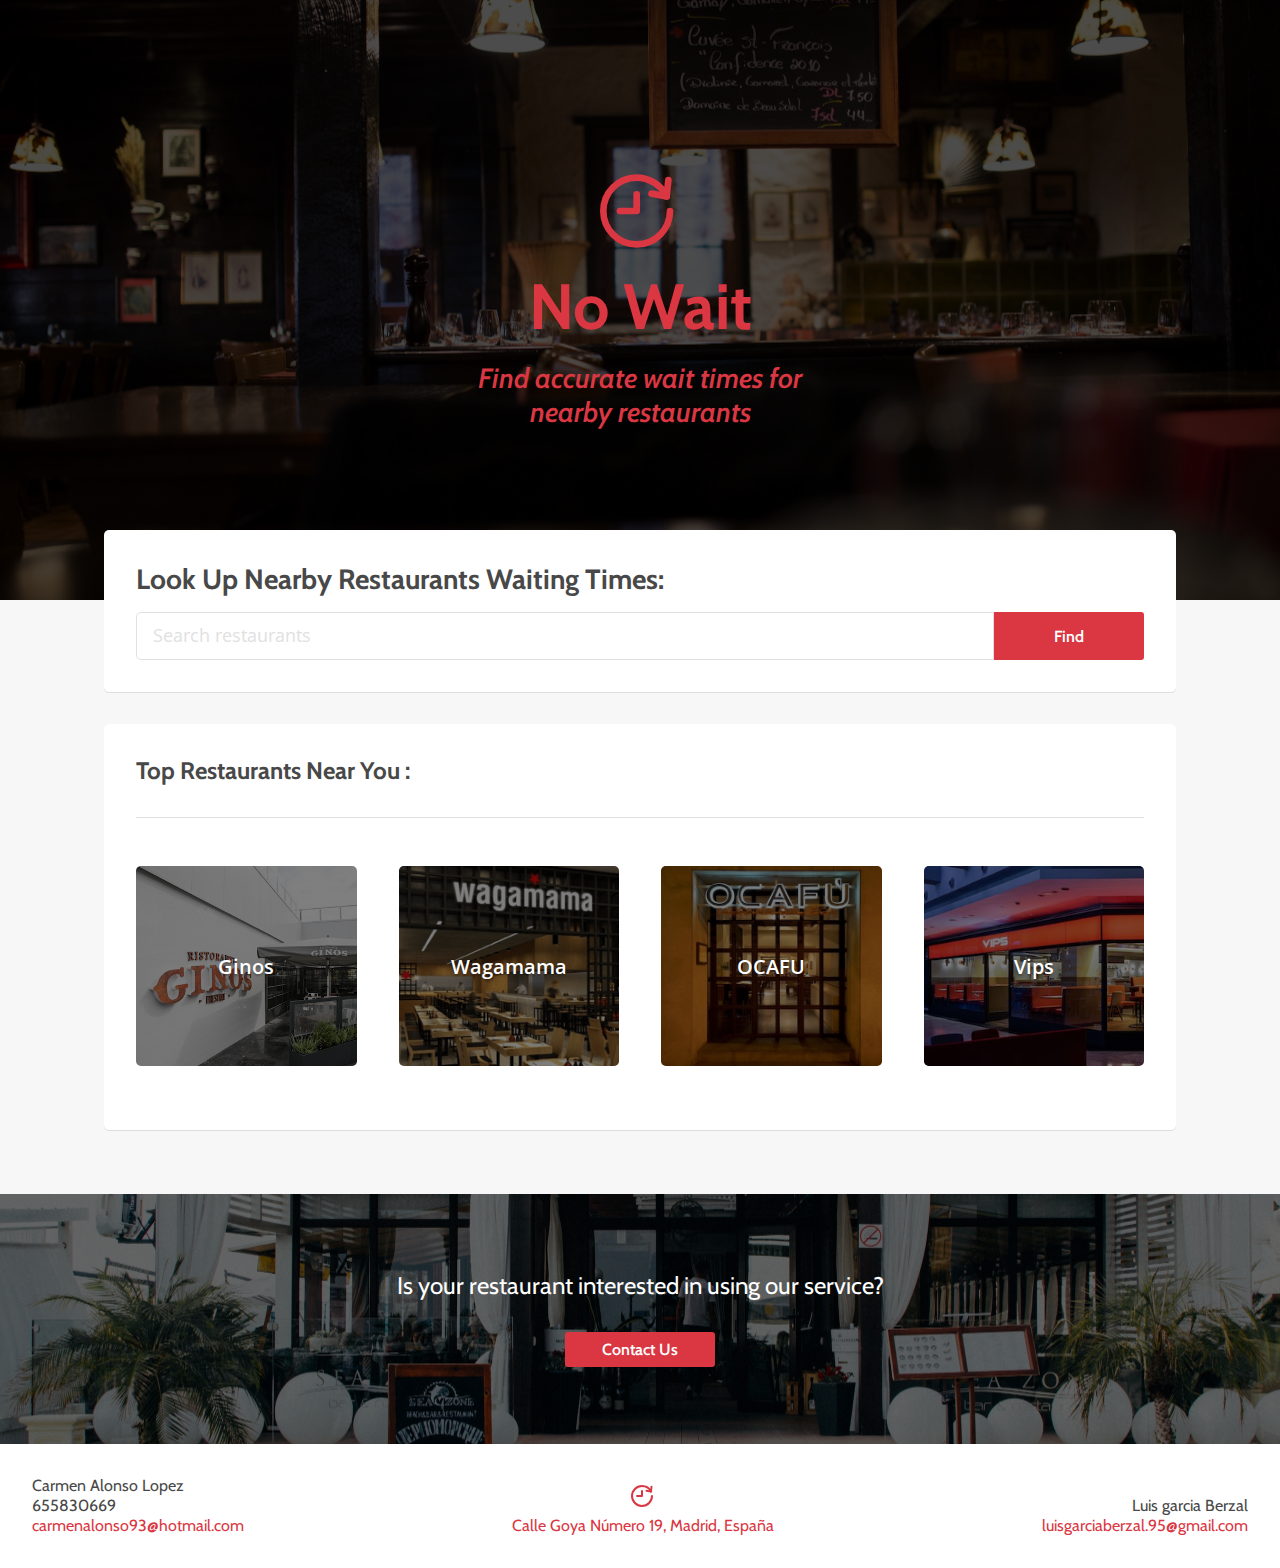
<file: docs/index.html>
<!DOCTYPE html>
<html>
<head>
    <meta charset="utf-8" />
    <meta http-equiv="X-UA-Compatible" content="IE=edge">
    <title>No Wait</title>
    <meta name="viewport" content="width=device-width, initial-scale=1">
    <link rel="stylesheet" type="text/css" href="./css/style.css"/>
    <link href="https://fonts.googleapis.com/css?family=Cabin:400,500,600,600i,700|Josefin+Sans:300,300i,400,600,600i,700|Open+Sans:400,600,700" rel="stylesheet">
    <link rel="shortcut icon" href="/favicon.ico" type="image/x-icon">
    <link rel="icon" href="/favicon.ico" type="image/x-icon">
    <!-- <script src="main.js"></script> -->
</head>
<body>

    <div class="header-container home-header-container">
        <div class="header-overlay"></div>
        <div class="header-content max-width">
            <img class="header-logo" src="./icons/logo.svg">
            <div class="header-title">No Wait</div>
            <div class="header-subtitle">Find accurate wait times for <br>nearby restaurants</div>
        </div>
    </div>

    <div class="search-container max-width page-padding">
        <div class="search-content content-padding content">
            <div class="search-title">Look up nearby restaurants waiting times:</div>
            <div class="searchinput-container">
                <input placeholder="Search restaurants">
                <div class="search-button button">Find</div>
            </div>
        </div>
    </div>

    <div class="restaurants-container max-width page-padding">
            <div class="restaurants-content content-padding content">

                <div class="restaurants-title">Top restaurants near you :</div>

                <div class="restaurants-grid-container">
                    <div class="restaurant-item restaurant-item-one" onclick="location.href = 'ginos.html'">
                        <div class="restaurant-item-overlay"></div>
                        <div class="restaurant-item-content">Ginos</div>
                    </div> 

                    <div class="restaurant-item restaurant-item-two" onclick="location.href = 'wagamama.html'">
                        <div class="restaurant-item-overlay"></div>
                        <div class="restaurant-item-content">Wagamama</div> 
                    </div> 

                    <div class="restaurant-item restaurant-item-three" onclick="location.href = 'ocafu.html'">
                        <div class="restaurant-item-overlay"></div>
                        <div class="restaurant-item-content">OCAFU</div>
                    </div> 

                    <div class="restaurant-item restaurant-item-four" onclick="location.href = 'vips.html'">
                        <div class="restaurant-item-overlay"></div>
                        <div class="restaurant-item-content">Vips</div>
                    </div> 
                    
                </div>
            </div>
    </div>

    <div class="sign-up-container">
        <div class="sign-up-overlay"></div>
        <div class="sign-up-inner-container max-width page-padding">
            <div class="sign-up-content content-padding">
                <div class="sign-up-text">Is your restaurant interested in using our service?</div>
                <a class="sign-up-button button" href="mailto:carmenalonso93@hotmail.com">Contact Us</a>
            </div>
        </div>
    </div>

    <div class="footer-container home-footer content-padding">

        <div class="text-left">Carmen Alonso Lopez<br>655830669<br><a class="red-text" href="mailto:carmenalonso93@hotmail.com">carmenalonso93@hotmail.com</a></div>
       
        <div class="text-center"><img src="./icons/logo.svg">Calle Goya Número 19, Madrid, España</div>
        <div class="text-right">Luis garcia Berzal<br><a class="red-text" href="mailto:luisgarciaberzal.95@gmail.com">luisgarciaberzal.95@gmail.com</a></div>

    </div>


</body>
</html>
</file>
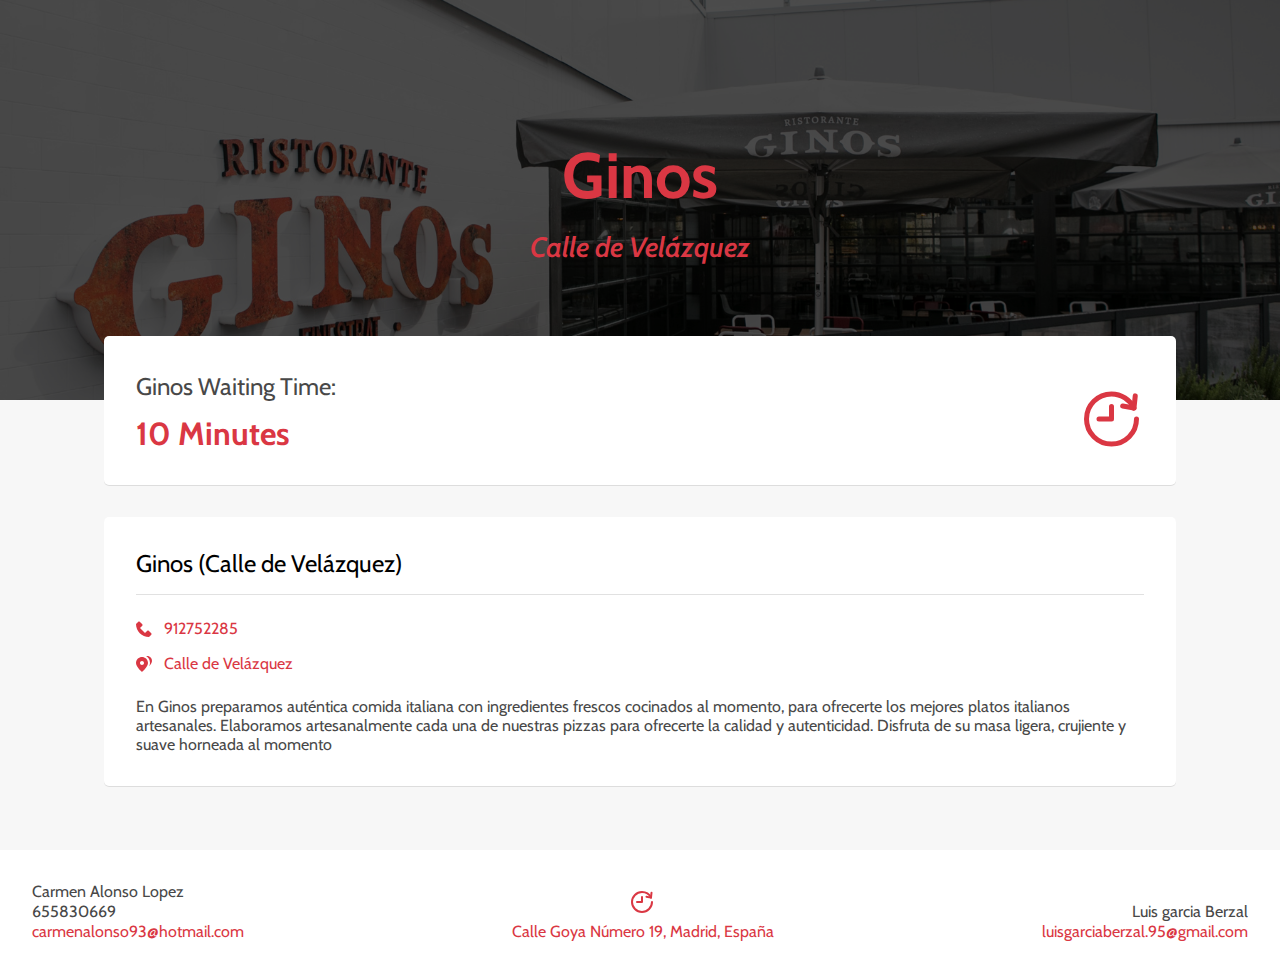
<file: docs/ginos.html>
<!DOCTYPE html>
<html>
<head>
    <meta charset="utf-8" />
    <meta http-equiv="X-UA-Compatible" content="IE=edge">
    <title>No Wait</title>
    <meta name="viewport" content="width=device-width, initial-scale=1">
    <link rel="stylesheet" type="text/css" href="./css/style.css"/>
    <link href="https://fonts.googleapis.com/css?family=Cabin:400,500,600,600i,700|Josefin+Sans:300,300i,400,600,600i,700|Open+Sans:400,600,700" rel="stylesheet">

    <!-- <script src="main.js"></script> -->
</head>
<body>

    <div class="header-container restaurant-header-container ginos-header-container">
        <div class="header-overlay"></div>
        <div class="header-content max-width">
            
            <div class="header-title">Ginos</div>
            <div class="header-subtitle">Calle de Velázquez</div>
        </div>
    </div>

    <div class="restaurant-container max-width page-padding">
            <div class="restaurant-content content-padding content">

                <div class="restaurant-waiting-container">
                    <div class="restaurant-waiting-text">
                            <div class="restaurant-waiting-title">Ginos waiting time:</div>
                            <div class="restaurant-waiting-time">10 Minutes</div>
                    </div>
                    <div class="restaurant-waiting-icon">
                        <img class="header-logo" src="./icons/logo.svg">
                    </div>
                </div>

            </div>
    </div>

    <div class="restaurant-details-container max-width page-padding">
            <div class="restaurant-details-content content-padding content">

                    <div class="restaurant-details-title">Ginos (Calle de Velázquez)</div>

                    <div class="restaurant-details-contact-container">
                            <div class="restaurant-details-contact-item">
                                    <div class="restaurant-details-contact-icon"><img src="./icons/phone.svg"></div>
                                    <a class="restaurant-details-contact-text red-text" href="tel:912752285">912752285</a>
                            </div>
                            <div class="restaurant-details-contact-item">
                                    <div class="restaurant-details-contact-icon"><img src="./icons/map.svg"></div>
                                    <a class="restaurant-details-contact-text red-text" target="_blank" href="https://www.google.es/maps/place/Ginos/@40.439782,-3.6845433,17z/data=!3m1!4b1!4m5!3m4!1s0xd4228e9feac179d:0xb045b5facff25c25!8m2!3d40.4397779!4d-3.6823546">Calle de Velázquez</a>
                            </div>
                        </div>

                    <div class="restaurant-details-text">En Ginos preparamos auténtica comida italiana con ingredientes frescos cocinados al momento, para ofrecerte los mejores platos italianos artesanales.
                            Elaboramos artesanalmente cada una de nuestras pizzas para ofrecerte la calidad y autenticidad. Disfruta de su masa ligera, crujiente y suave horneada al momento
                    </div>
            </div>
    </div>
    

    <div class="footer-container home-footer content-padding">

        <div class="text-left">Carmen Alonso Lopez<br>655830669<br><a class="red-text" href="mailto:carmenalonso93@hotmail.com">carmenalonso93@hotmail.com</a></div>
       
        <div class="text-center"><img src="./icons/logo.svg">Calle Goya Número 19, Madrid, España</div>
        <div class="text-right">Luis garcia Berzal<br><a class="red-text" href="mailto:luisgarciaberzal.95@gmail.com">luisgarciaberzal.95@gmail.com</a></div>

    </div>


</body>
</html>
</file>
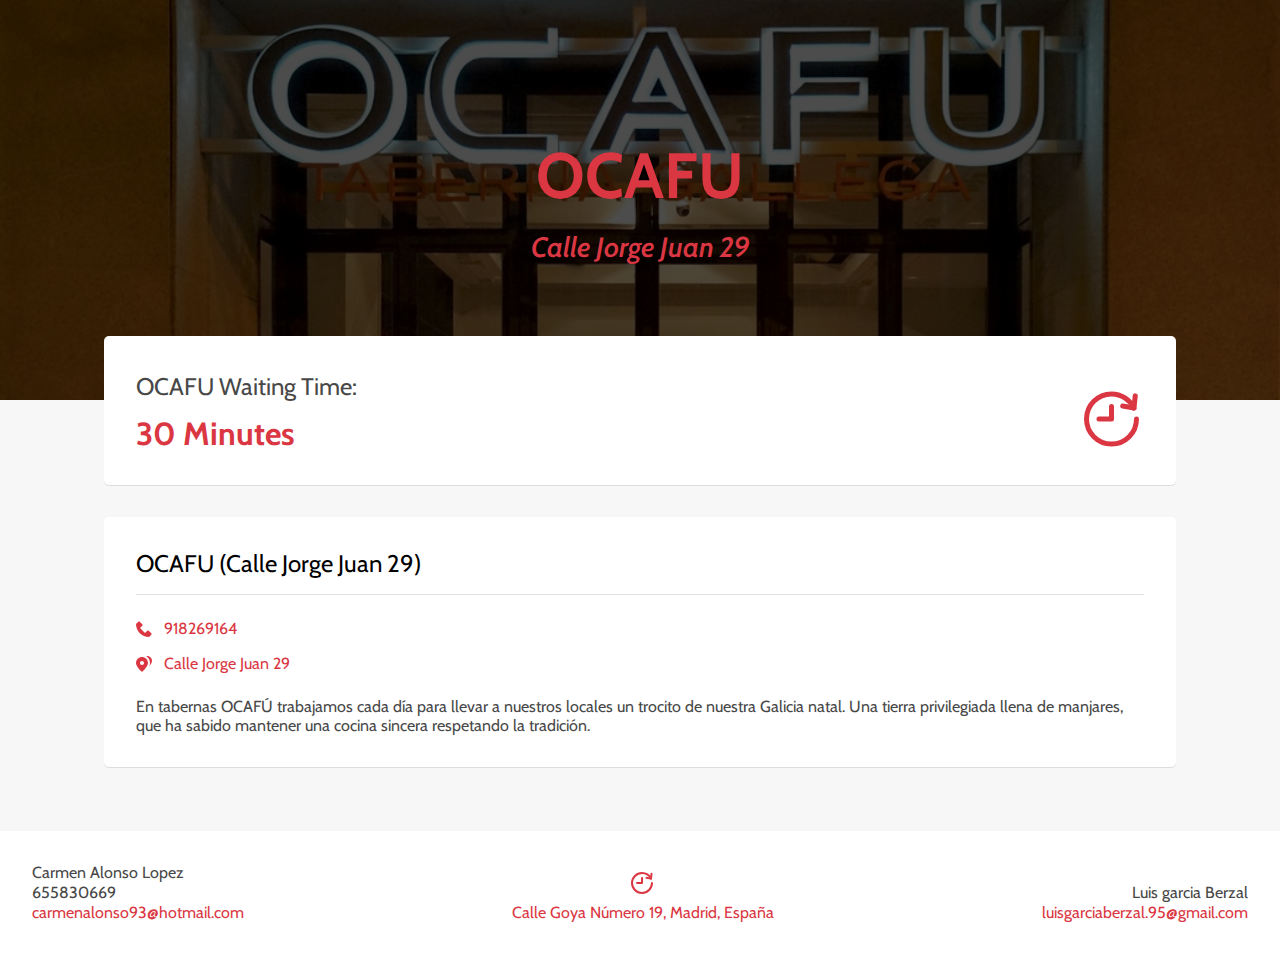
<file: docs/ocafu.html>
<!DOCTYPE html>
<html>
<head>
    <meta charset="utf-8" />
    <meta http-equiv="X-UA-Compatible" content="IE=edge">
    <title>No Wait</title>
    <meta name="viewport" content="width=device-width, initial-scale=1">
    <link rel="stylesheet" type="text/css" href="./css/style.css"/>
    <link href="https://fonts.googleapis.com/css?family=Cabin:400,500,600,600i,700|Josefin+Sans:300,300i,400,600,600i,700|Open+Sans:400,600,700" rel="stylesheet">

    <!-- <script src="main.js"></script> -->
</head>
<body>

    <div class="header-container restaurant-header-container ocafu-header-container">
        <div class="header-overlay"></div>
        <div class="header-content max-width">
            
            <div class="header-title">OCAFU</div>
            <div class="header-subtitle">Calle Jorge Juan 29</div>
        </div>
    </div>

    <div class="restaurant-container max-width page-padding">
            <div class="restaurant-content content-padding content">

                <div class="restaurant-waiting-container">
                    <div class="restaurant-waiting-text">
                            <div class="restaurant-waiting-title">OCAFU waiting time:</div>
                            <div class="restaurant-waiting-time">30 Minutes</div>
                    </div>
                    <div class="restaurant-waiting-icon">
                        <img class="header-logo" src="./icons/logo.svg">
                    </div>
                </div>

            </div>
    </div>

    <div class="restaurant-details-container max-width page-padding">
            <div class="restaurant-details-content content-padding content">

                    <div class="restaurant-details-title">OCAFU (Calle Jorge Juan 29)</div>

                    <div class="restaurant-details-contact-container">
                            <div class="restaurant-details-contact-item">
                                    <div class="restaurant-details-contact-icon"><img src="./icons/phone.svg"></div>
                                    <a class="restaurant-details-contact-text red-text" href="tel:918269164">918269164</a>
                            </div>
                            <div class="restaurant-details-contact-item">
                                    <div class="restaurant-details-contact-icon"><img src="./icons/map.svg"></div>
                                    <a class="restaurant-details-contact-text red-text" target="_blank" href="https://www.google.es/maps/place/Ocafu+Jorge+Juan/@40.4238505,-3.6858443,17z/data=!4m5!3m4!1s0xd4228954bbd5c77:0x997dfd6ecb268485!8m2!3d40.4238464!4d-3.6836556">Calle Jorge Juan 29
                                    </a>
                            </div>
                        </div>

                    <div class="restaurant-details-text">En tabernas OCAFÚ trabajamos cada día para llevar a nuestros locales un trocito de nuestra Galicia natal. Una tierra privilegiada llena de manjares, que ha sabido mantener una cocina sincera respetando la tradición.                            </div>
            </div>
    </div>
    

    <div class="footer-container home-footer content-padding">

        <div class="text-left">Carmen Alonso Lopez<br>655830669<br><a class="red-text" href="mailto:carmenalonso93@hotmail.com">carmenalonso93@hotmail.com</a></div>
       
        <div class="text-center"><img src="./icons/logo.svg">Calle Goya Número 19, Madrid, España</div>
        <div class="text-right">Luis garcia Berzal<br><a class="red-text" href="mailto:luisgarciaberzal.95@gmail.com">luisgarciaberzal.95@gmail.com</a></div>

    </div>


</body>
</html>
</file>
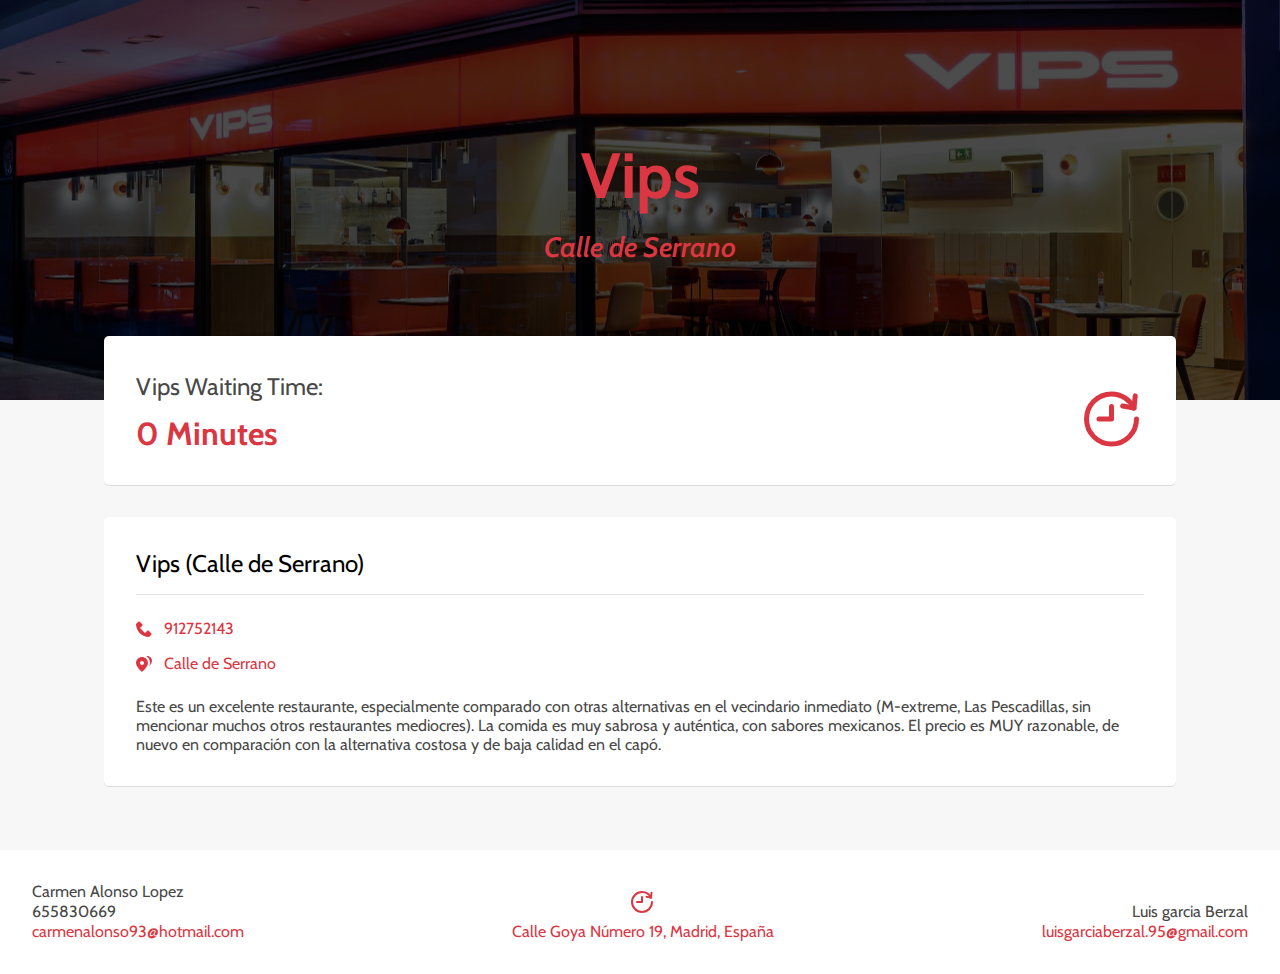
<file: docs/vips.html>
<!DOCTYPE html>
<html>
<head>
    <meta charset="utf-8" />
    <meta http-equiv="X-UA-Compatible" content="IE=edge">
    <title>No Wait</title>
    <meta name="viewport" content="width=device-width, initial-scale=1">
    <link rel="stylesheet" type="text/css" href="./css/style.css"/>
    <link href="https://fonts.googleapis.com/css?family=Cabin:400,500,600,600i,700|Josefin+Sans:300,300i,400,600,600i,700|Open+Sans:400,600,700" rel="stylesheet">

    <!-- <script src="main.js"></script> -->
</head>
<body>

    <div class="header-container restaurant-header-container vips-header-container">
        <div class="header-overlay"></div>
        <div class="header-content max-width">
            
            <div class="header-title">Vips</div>
            <div class="header-subtitle">Calle de Serrano</div>
        </div>
    </div>

    <div class="restaurant-container max-width page-padding">
            <div class="restaurant-content content-padding content">

                <div class="restaurant-waiting-container">
                    <div class="restaurant-waiting-text">
                            <div class="restaurant-waiting-title">Vips waiting time:</div>
                            <div class="restaurant-waiting-time">0 Minutes</div>
                    </div>
                    <div class="restaurant-waiting-icon">
                        <img class="header-logo" src="./icons/logo.svg">
                    </div>
                </div>

            </div>
    </div>

    <div class="restaurant-details-container max-width page-padding">
            <div class="restaurant-details-content content-padding content">

                    <div class="restaurant-details-title">Vips (Calle de Serrano)</div>

                    <div class="restaurant-details-contact-container">
                            <div class="restaurant-details-contact-item">
                                    <div class="restaurant-details-contact-icon"><img src="./icons/phone.svg"></div>
                                    <a class="restaurant-details-contact-text red-text" href="tel:912752143">912752143</a>
                            </div>
                            <div class="restaurant-details-contact-item">
                                    <div class="restaurant-details-contact-icon"><img src="./icons/map.svg"></div>
                                    <a class="restaurant-details-contact-text red-text" target="_blank" href="https://www.google.es/maps/place/Ocafu+Jorge+Juan/@40.4238505,-3.6858443,17z/data=!4m5!3m4!1s0xd4228954bbd5c77:0x997dfd6ecb268485!8m2!3d40.4238464!4d-3.6836556
                                    ">Calle de Serrano</a>
                            </div>
                        </div>

                    <div class="restaurant-details-text">
                            Este es un excelente restaurante, especialmente comparado con otras alternativas en el vecindario inmediato (M-extreme, Las Pescadillas, sin mencionar muchos otros restaurantes mediocres). La comida es muy sabrosa y auténtica, con sabores mexicanos. El precio es MUY razonable, de nuevo en comparación con la alternativa costosa y de baja calidad en el capó.</div>
            </div>
    </div>
    

    <div class="footer-container home-footer content-padding">

        <div class="text-left">Carmen Alonso Lopez<br>655830669<br><a class="red-text" href="mailto:carmenalonso93@hotmail.com">carmenalonso93@hotmail.com</a></div>
       
        <div class="text-center"><img src="./icons/logo.svg">Calle Goya Número 19, Madrid, España</div>
        <div class="text-right">Luis garcia Berzal<br><a class="red-text" href="mailto:luisgarciaberzal.95@gmail.com">luisgarciaberzal.95@gmail.com</a></div>

    </div>


</body>
</html>
</file>
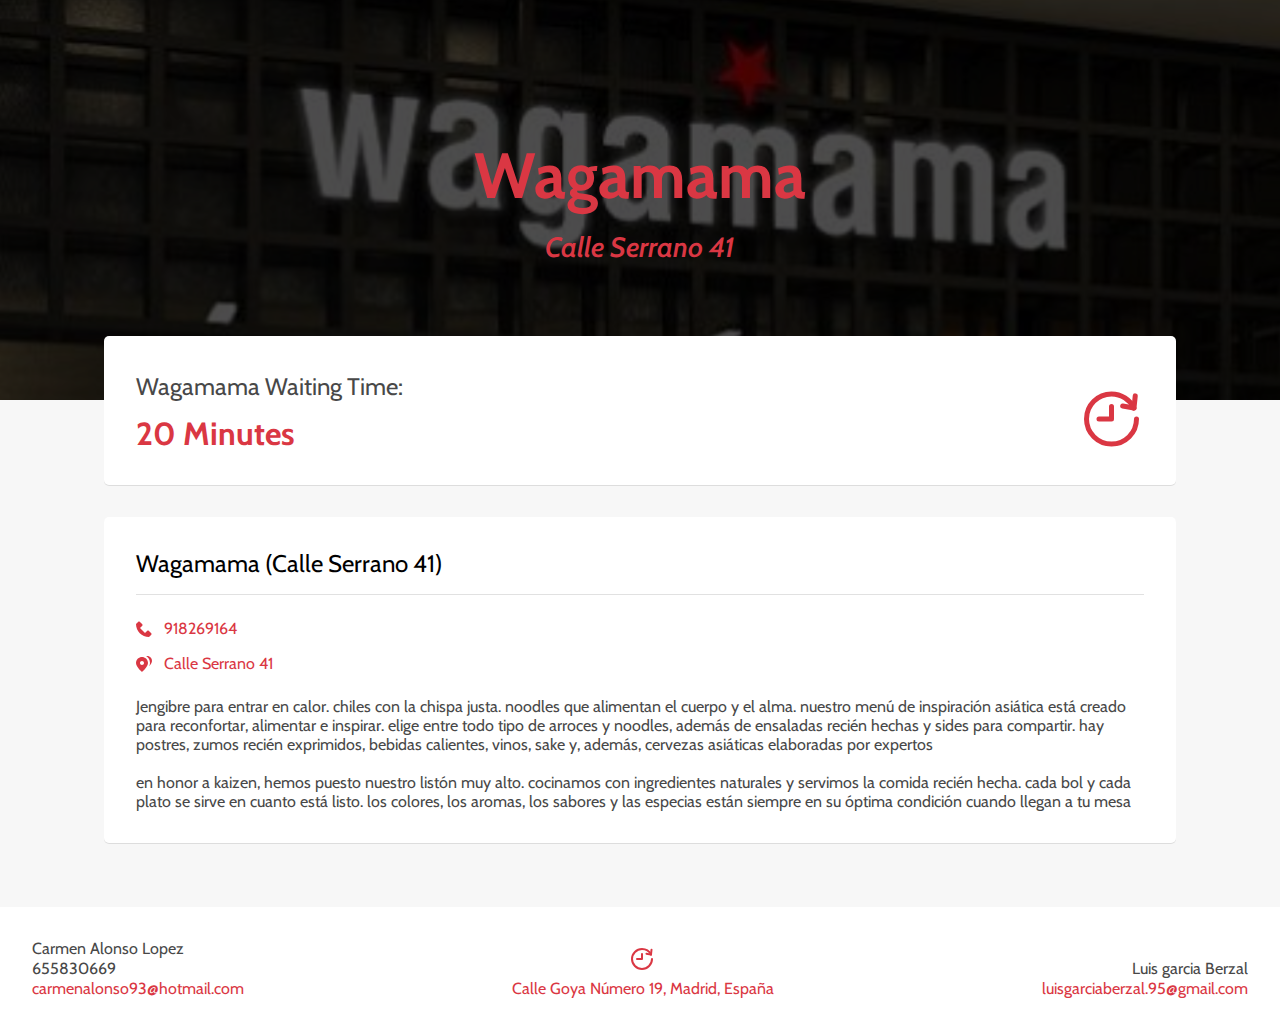
<file: docs/wagamama.html>
<!DOCTYPE html>
<html>
<head>
    <meta charset="utf-8" />
    <meta http-equiv="X-UA-Compatible" content="IE=edge">
    <title>No Wait</title>
    <meta name="viewport" content="width=device-width, initial-scale=1">
    <link rel="stylesheet" type="text/css" href="./css/style.css"/>
    <link href="https://fonts.googleapis.com/css?family=Cabin:400,500,600,600i,700|Josefin+Sans:300,300i,400,600,600i,700|Open+Sans:400,600,700" rel="stylesheet">

    <!-- <script src="main.js"></script> -->
</head>
<body>

    <div class="header-container restaurant-header-container wagamama-header-container">
        <div class="header-overlay"></div>
        <div class="header-content max-width">
            
            <div class="header-title">Wagamama</div>
            <div class="header-subtitle">Calle Serrano 41</div>
        </div>
    </div>

    <div class="restaurant-container max-width page-padding">
            <div class="restaurant-content content-padding content">

                <div class="restaurant-waiting-container">
                    <div class="restaurant-waiting-text">
                            <div class="restaurant-waiting-title">Wagamama waiting time:</div>
                            <div class="restaurant-waiting-time">20 Minutes</div>
                    </div>
                    <div class="restaurant-waiting-icon">
                        <img class="header-logo" src="./icons/logo.svg">
                    </div>
                </div>

            </div>
    </div>

    <div class="restaurant-details-container max-width page-padding">
            <div class="restaurant-details-content content-padding content">

                    <div class="restaurant-details-title">Wagamama (Calle Serrano 41)</div>

                    <div class="restaurant-details-contact-container">
                            <div class="restaurant-details-contact-item">
                                    <div class="restaurant-details-contact-icon"><img src="./icons/phone.svg"></div>
                                    <a class="restaurant-details-contact-text red-text" href="918269164">918269164</a>
                            </div>
                            <div class="restaurant-details-contact-item">
                                    <div class="restaurant-details-contact-icon"><img src="./icons/map.svg"></div>
                                    <a class="restaurant-details-contact-text red-text" target="_blank" href="https://www.google.es/maps/place/Wagamama/@40.4398174,-3.6998642,14z/data=!4m8!1m2!2m1!1swagamama!3m4!1s0xd4228ebe216aaab:0x9492951f53567157!8m2!3d40.4285686!4d-3.687443
                                    ">Calle Serrano 41</a>
                            </div>
                        </div>

                    <div class="restaurant-details-text">Jengibre para entrar en calor. chiles con la chispa justa. noodles que alimentan el cuerpo y el alma. nuestro menú de inspiración asiática está creado para reconfortar, alimentar e inspirar. elige entre todo tipo de arroces y noodles, además de ensaladas recién hechas y sides para compartir. hay postres, zumos recién exprimidos, bebidas calientes, vinos, sake y, además, cervezas asiáticas elaboradas por expertos
 <br><br>en honor a kaizen, hemos puesto nuestro listón muy alto. cocinamos con ingredientes naturales y servimos la comida recién hecha. cada bol y cada plato se sirve en cuanto está listo. los colores, los aromas, los sabores y las especias están siempre en su óptima condición cuando llegan a tu mesa</div>

                    
            </div>
    </div>
    

    <div class="footer-container home-footer content-padding">

        <div class="text-left">Carmen Alonso Lopez<br>655830669<br><a class="red-text" href="mailto:carmenalonso93@hotmail.com">carmenalonso93@hotmail.com</a></div>
       
        <div class="text-center"><img src="./icons/logo.svg">Calle Goya Número 19, Madrid, España</div>
        <div class="text-right">Luis garcia Berzal<br><a class="red-text" href="mailto:luisgarciaberzal.95@gmail.com">luisgarciaberzal.95@gmail.com</a></div>

    </div>


</body>
</html>
</file>
<file: docs/css/style.css>
* {
  box-sizing: border-box;
  font-family: 'Cabin', sans-serif;
}
body {
  margin: 0px;
  background: #f7f7f7;
}
.max-width {
  max-width: 1200px;
  margin: 0 auto;
}
.page-padding {
  padding-left: 64px;
  padding-right: 64px;
}
.content-padding {
  padding: 32px;
}
.content {
  background: #fff;
  border-radius: 5px;
  box-shadow: 0 1px 0 rgba(0,0,0,0.1);
  margin-bottom: 32px;
}
.button {
  display: flex;
  justify-content: center;
  align-items: center;
  padding: 8px 16px;
  color: #fff;
  background: #da3743;
  width: 150px;
  border-radius: 3px;
  font-weight: 600;
  text-decoration: none;
}
.red-text {
  color: #da3743;
}
.header-container {
  width: 100%;
  height: 600px;
  background-size: cover;
  background-position: center;
  position: relative;
}
.header-container .header-overlay {
  position: absolute;
  width: 100%;
  height: 100%;
  background: #000;
  opacity: 0.7;
  z-index: 1;
}
.header-container .header-content {
  position: relative;
  z-index: 2;
  display: flex;
  justify-content: center;
  align-items: center;
  flex-direction: column;
  height: 100%;
  color: #da3743;
}
.header-container .header-logo {
  width: 80px;
  height: 80px;
  margin-bottom: 16px;
}
.header-container .header-title {
  font-size: 64px;
  font-weight: 700;
}
.header-container .header-subtitle {
  font-size: 28px;
  font-style: italic;
  margin-top: 16px;
  font-weight: 600;
  text-align: center;
}
.header-container.home-header-container {
  background-image: url("../img/home-background.jpg");
}
.header-container.wagamama-header-container {
  background-image: url("../img/r2-background.png");
  background-position: 50% 0%;
}
.header-container.ginos-header-container {
  background-image: url("../img/r1-background.jpg");
}
.header-container.ocafu-header-container {
  background-image: url("../img/r3-background.jpg");
  background-position: 50% 10%;
}
.header-container.vips-header-container {
  background-image: url("../img/r4-background.jpg");
}
.search-container {
  margin-top: -70px;
  z-index: 3;
  position: relative;
}
.search-container .searchinput-container {
  display: flex;
  margin-top: 16px;
}
.search-container .search-content .search-title {
  font-size: 28px;
  color: #484848;
  font-weight: 700;
  text-transform: capitalize;
}
.search-container .search-content input {
  flex: 1;
  padding: 12px 16px;
  border-radius: 5px 0 0 5px;
  border: 1px solid #e1e1e1;
  font-size: 18px;
  font-weight: 400 !important;
}
.search-container .search-content input:focus {
  outline: none;
}
.search-container .search-content input::-webkit-input-placeholder {
  color: #e1e1e1;
  font-size: 18px;
  font-family: 'Open Sans', sans-serif;
  font-weight: 400 !important;
}
.search-container .search-content .search-button {
  border-radius: 0 3px 3px 0;
}
.restaurants-container .restaurants-title {
  padding-bottom: 32px;
  margin-bottom: 48px;
  font-size: 24px;
  color: #484848;
  font-weight: 700;
  text-transform: capitalize;
  border-bottom: 1px solid #e1e1e1;
}
.restaurants-container .restaurants-grid-container {
  display: grid;
  grid-column-gap: 42px;
  grid-row-gap: 42px;
  grid-template-columns: repeat(auto-fit, minmax(200px, 1fr));
  margin-bottom: 32px;
}
.restaurants-container .restaurants-grid-container .restaurant-item {
  position: relative;
  border-radius: 5px;
  cursor: pointer;
  text-decoration: none;
  height: 200px;
}
.restaurants-container .restaurants-grid-container .restaurant-item .restaurant-item-overlay {
  position: absolute;
  z-index: 1;
  width: 100%;
  height: 100%;
  background: #000;
  opacity: 0.5;
  border-radius: 5px;
}
.restaurants-container .restaurants-grid-container .restaurant-item .restaurant-item-content {
  position: relative;
  z-index: 2;
  height: 100%;
  color: #fff;
  display: flex;
  justify-content: center;
  align-items: center;
  font-size: 20px;
  font-family: 'Open Sans', sans-serif;
  font-weight: 600;
  text-align: center;
  text-shadow: rgba(0,0,0,0.25) 0 2px 2px;
}
.restaurants-container .restaurants-grid-container .restaurant-item.restaurant-item-one {
  background: url("../img/r1-background-small.jpg");
  background-size: cover;
}
.restaurants-container .restaurants-grid-container .restaurant-item.restaurant-item-two {
  background: url("../img/r2-background-small.png");
  background-size: cover;
}
.restaurants-container .restaurants-grid-container .restaurant-item.restaurant-item-three {
  background: url("../img/r3-background-small.jpg");
  background-size: cover;
}
.restaurants-container .restaurants-grid-container .restaurant-item.restaurant-item-four {
  background: url("../img/r4-background-small.jpg");
  background-size: cover;
}
.sign-up-container {
  height: 250px;
  background: url("../img/sign-up-background.jpg");
  background-size: cover;
  background-position: 100% 20%;
  position: relative;
  margin-top: 64px;
}
.sign-up-container .sign-up-overlay {
  position: absolute;
  z-index: 1;
  background: #000;
  opacity: 0.6;
  width: 100%;
  height: 100%;
}
.sign-up-container .sign-up-inner-container {
  position: relative;
  z-index: 2;
  display: flex;
  justify-content: center;
  align-items: center;
  height: 100%;
}
.sign-up-container .sign-up-inner-container .sign-up-content {
  display: flex;
  flex-direction: column;
  justify-content: center;
  align-items: center;
}
.sign-up-container .sign-up-inner-container .sign-up-content .sign-up-text {
  font-size: 24px;
  color: #fff;
  margin-bottom: 32px;
  text-align: center;
}
.footer-container {
  background: #fff;
  color: #484848;
  line-height: 20px;
  display: flex;
  justify-content: space-between;
  align-items: flex-end;
}
.footer-container .text-left a {
  text-decoration: none;
}
.footer-container .text-right {
  text-align: right;
}
.footer-container .text-right a {
  text-decoration: none;
}
.footer-container .text-center {
  display: flex;
  flex-direction: column;
  align-items: center;
  color: #da3743;
}
.footer-container .text-center img {
  margin-bottom: 8px;
}
.restaurant-container {
  margin-top: -64px;
  margin-bottom: 32px;
  position: relative;
  z-index: 2;
}
.restaurant-container .restaurant-waiting-container {
  display: flex;
  justify-content: space-between;
  align-items: flex-end;
}
.restaurant-container .restaurant-waiting-container .restaurant-waiting-title {
  color: #484848;
  font-size: 32px;
  margin-bottom: 16px;
  line-height: 38px;
  text-transform: capitalize;
}
.restaurant-container .restaurant-waiting-container .restaurant-waiting-time {
  font-size: 42px;
  color: #da3743;
  font-weight: 700;
}
.restaurant-container .restaurant-waiting-container .restaurant-waiting-icon img {
  width: 80px;
  height: 80px;
}
.restaurant-details-container .restaurant-details-content {
  margin-bottom: 64px;
}
.restaurant-details-container .restaurant-details-title {
  font-size: 28px;
  border-bottom: 1px solid #e1e1e1;
  margin-bottom: 16px;
  padding-bottom: 16px;
}
.restaurant-details-container .restaurant-details-text {
  color: #484848;
}
.restaurant-details-contact-container {
  margin-top: 24px;
  margin-bottom: 24px;
}
.restaurant-details-contact-container .restaurant-details-contact-item {
  display: flex;
  align-items: center;
  margin-top: 16px;
}
.restaurant-details-contact-container .restaurant-details-contact-item .restaurant-details-contact-icon {
  display: flex;
  margin-right: 12px;
}
.restaurant-details-contact-container .restaurant-details-contact-item .restaurant-details-contact-text {
  text-decoration: none;
}
@media screen and (max-width: 991px) {
  .page-padding {
    padding-left: 32px;
    padding-right: 32px;
  }
  .header-container {
    height: 500px;
  }
  .header-container .header-content {
    position: relative;
    z-index: 2;
    display: flex;
    justify-content: center;
    align-items: center;
    flex-direction: column;
    height: 100%;
    color: #da3743;
  }
  .header-container .header-logo {
    width: 62px;
    height: 62px;
    margin-bottom: 16px;
  }
  .header-container .header-title {
    font-size: 48px;
  }
  .header-container .header-subtitle {
    font-size: 20px;
  }
  .search-container .search-content .search-title {
    font-size: 24px;
  }
  .search-container .search-content input {
    padding: 8px 16px;
    font-size: 14px;
  }
  .search-container .search-content input::-webkit-input-placeholder {
    font-size: 14px;
  }
  .sign-up-container .sign-up-inner-container .sign-up-content .sign-up-text {
    font-size: 20px;
  }
  .footer-container {
    flex-direction: column;
    text-align: center;
    align-items: center;
  }
  .footer-container .text-center {
    order: -1;
    margin-bottom: 32px;
  }
  .footer-container .text-left {
    margin-bottom: 32px;
  }
  .footer-container .text-right {
    text-align: center;
  }
}
.restaurant-header-container {
  height: 400px;
}
.restaurant-container .restaurant-waiting-container .restaurant-waiting-title {
  font-size: 24px;
  margin-bottom: 8px;
}
.restaurant-container .restaurant-waiting-container .restaurant-waiting-time {
  font-size: 32px;
}
.restaurant-container .restaurant-waiting-container .restaurant-waiting-icon img {
  width: 60px;
  height: 60px;
}
.restaurant-details-container .restaurant-details-title {
  font-size: 24px;
}
@media screen and (max-width: 425px) {
  .page-padding {
    padding-left: 16px;
    padding-right: 16px;
  }
  .restaurant-container .restaurant-waiting-container .restaurant-waiting-title {
    font-size: 20px;
    margin-bottom: 8px;
  }
  .restaurant-container .restaurant-waiting-container .restaurant-waiting-time {
    font-size: 28px;
  }
  .restaurant-container .restaurant-waiting-container .restaurant-waiting-icon img {
    width: 40px;
    height: 40px;
  }
}
@media screen and (max-width: 375px) {
  .search-container .searchinput-container {
    flex-direction: column;
  }
  .search-container .searchinput-container .search-button {
    margin-top: 8px;
    width: 100%;
  }
}
</file>
